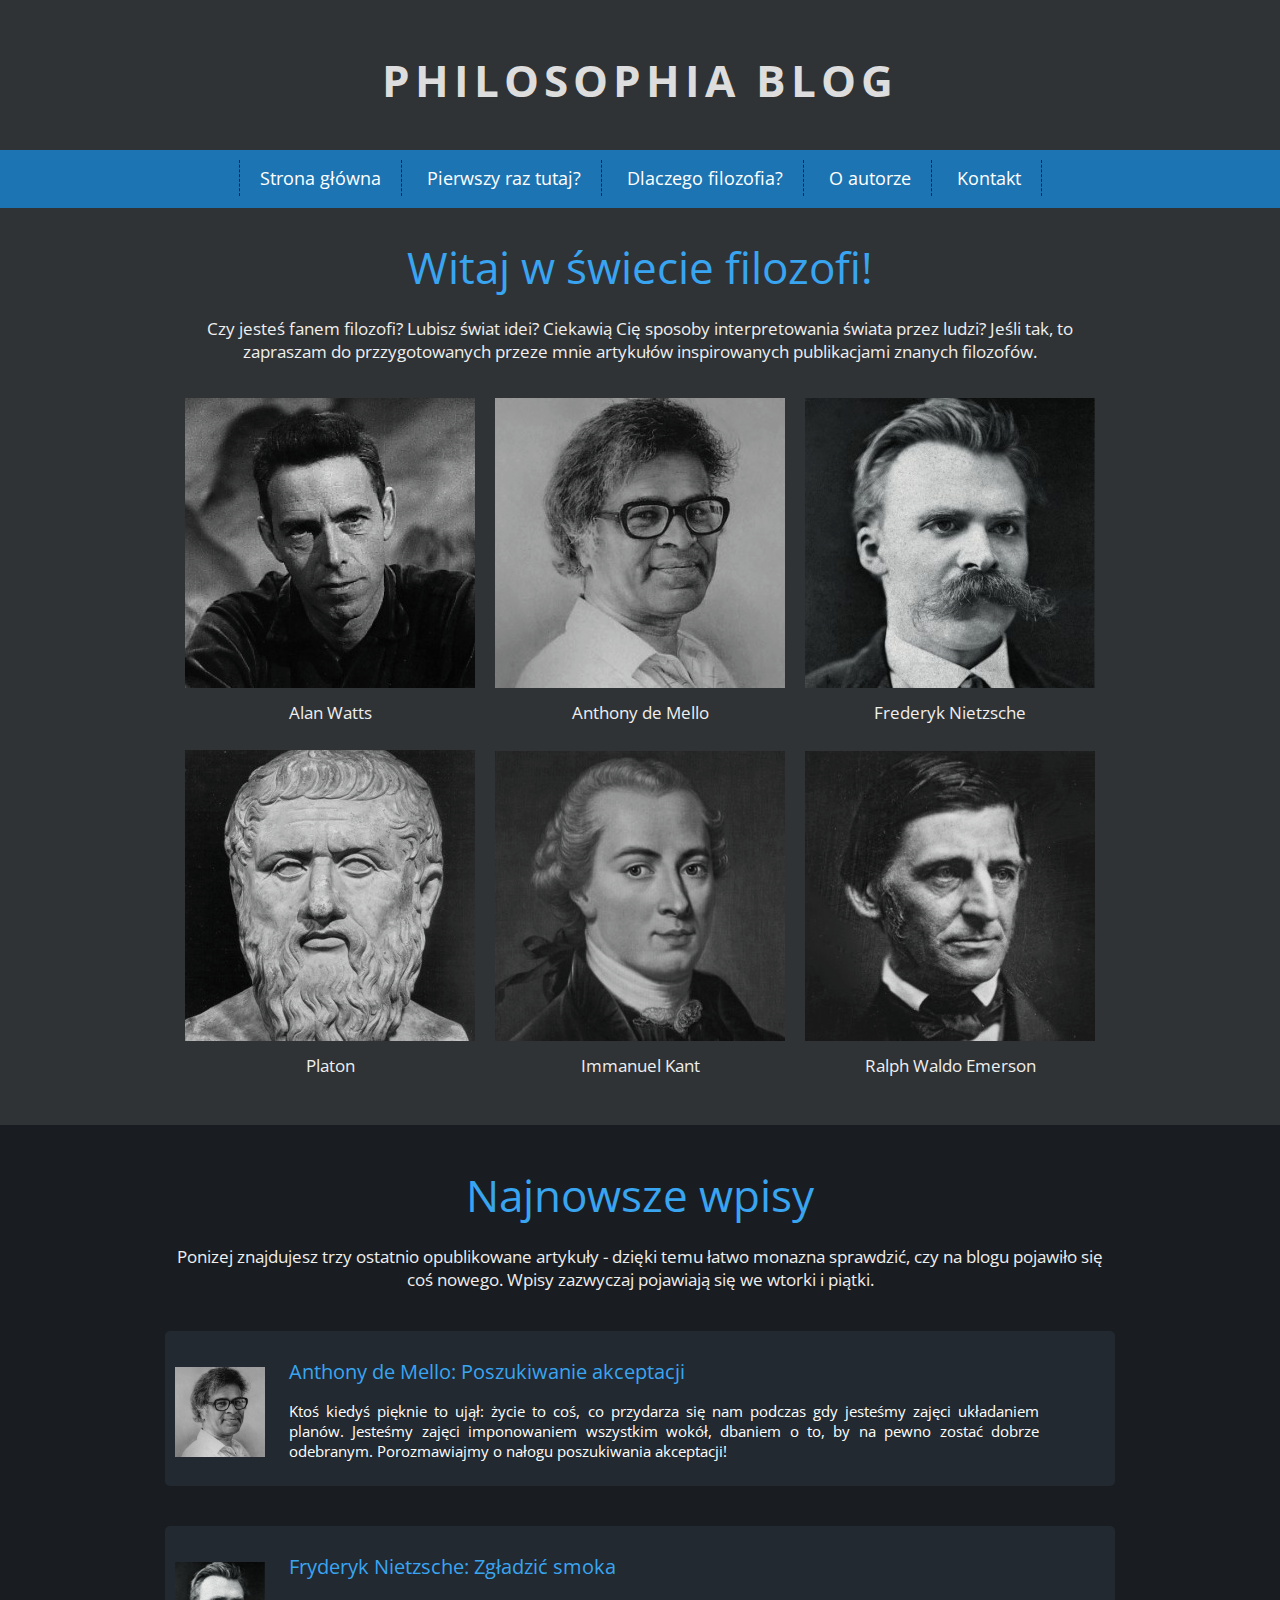
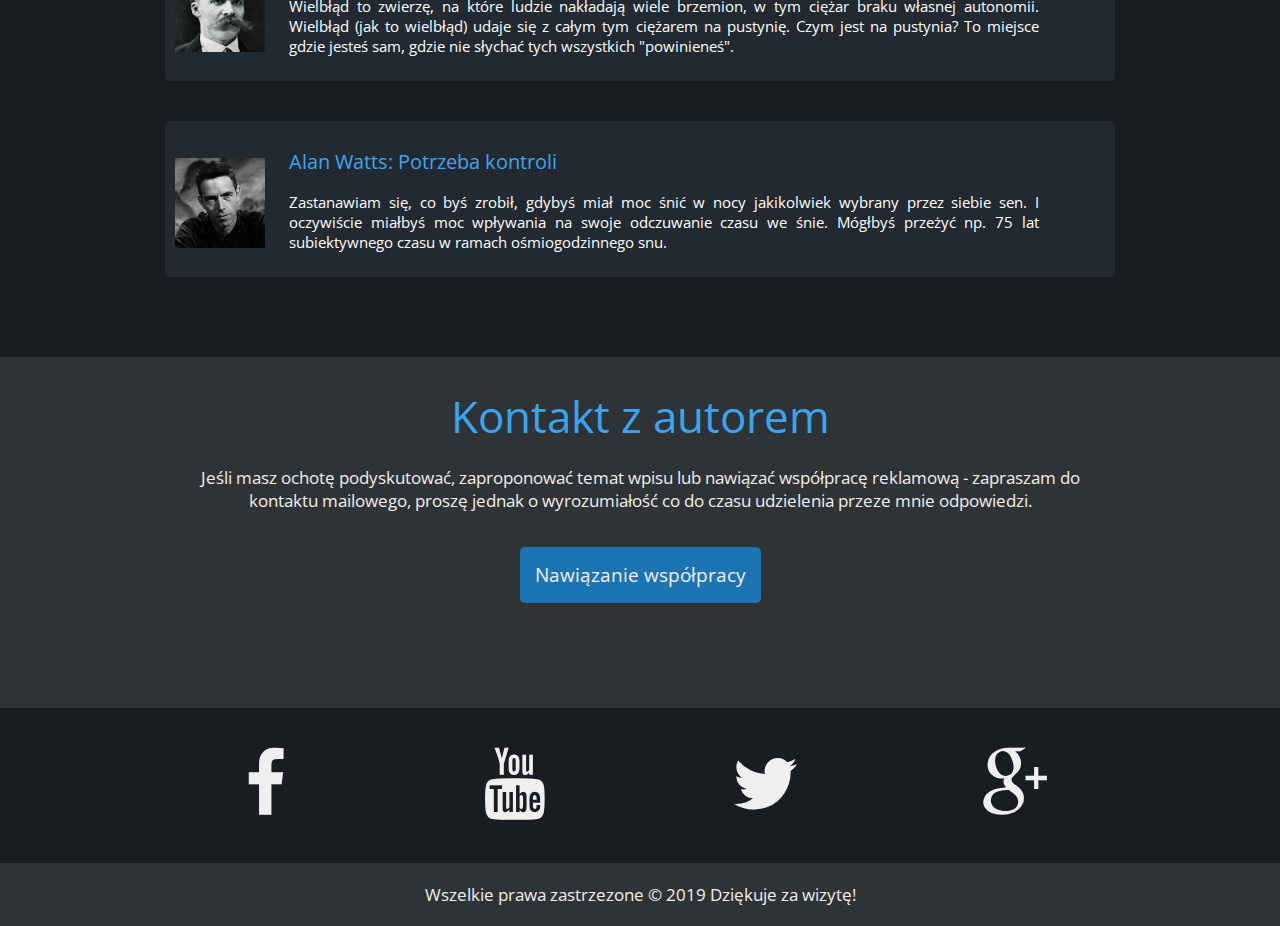
<file: index.html>
<!DOCTYPE html>
<html lang="pl">
<head>

	<meta charset="utf-8">
	<title>Philosophia Blog</title>
	<meta name="description" content="Blog na temat ciekawych publikacji z dziedziny filozofii. Omówienie wybranych tekstów najsłynniejszych autorów!">
	<meta name="keywords" content="filozofia, książki, blog, przemyślenia">
	<meta name="author" content="Mortinez Walles">
	
	<meta http-equiv="X-Ua-Compatible" content="IE=edge,chrome=1">
	<link rel="stylesheet" href="css/fontello.css">
	<link rel="stylesheet" href="main.css">
	<link href="https://fonts.googleapis.com/css?family=Open+Sans:400,700&amp;subset=latin-ext" rel="stylesheet">
	
	<!--[if lt IE 9]>
	<script src="//cdnjs.cloudflare.com/ajax/libs/html5shiv/3.7.3/html5shiv.min.js"></script>
	<![endif]-->
	
</head>

<body>
	<header>
		<h1 class="logo">Philosophia Blog</h1>
		<nav id="topnav">
			<ul class="menu">
				<li><a href="#">Strona główna</a></li>
				<li><a href="#">Pierwszy raz tutaj?</a></li>
				<li><a href="#">Dlaczego filozofia?</a></li>
				<li><a href="#">O autorze</a></li>
				<li><a href="#">Kontakt</a></li> 

			</ul>
		</nav>
	</header>

	<main>
		<article>
				<section>
					<div class="categories">
						<header>
							<h1>Witaj w świecie filozofi!</h1>
							<p>Czy jesteś fanem filozofi? Lubisz świat idei? Ciekawią Cię sposoby interpretowania świata przez ludzi? Jeśli tak, to zapraszam do przzygotowanych przeze mnie artykułów inspirowanych publikacjami znanych filozofów.</p>
						</header>
						
					<div class="author">
						<figure>
							<a href="potrzeba-kontroli.html" target="_blank"><img src="img/alan-watts.jpg" alt="Alan Watts"></a>
							<figcaption>Alan Watts</figcaption>
						</figure>
					</div>

					<div class="author">
						<figure>
							<a href="poszukiwanie-akceptacji.html" target="_blank"><img src="img/de-mello.jpg" alt="Anthony de Mello"></a>
							<figcaption>Anthony de Mello</figcaption>
						</figure>
					</div>

					<div class="author">
						<figure>
							<a href="zgladzic-smoka.html" target="_blank"><img src="img/nietzsche.jpg" alt="Frederyk Nietzsche"></a>
							<figcaption>Frederyk Nietzsche</figcaption>
						</figure>
					</div>

					<div class="author">
						<figure>
							<a href="#"><img src="img/platon.jpg" alt="Platon"></a>
							<figcaption>Platon</figcaption>
						</figure>
					</div>
								
					<div class="author">
						<figure>
							<a href="#"><img src="img/kant.jpg" alt="Immanuel Kant"></a>
							<figcaption>Immanuel Kant</figcaption>
						</figure>
					</div>

					<div class="author">
						<figure>
							<a href="#"><img src="img/emerson.jpg" alt="Ralph Waldo Emerson"></a>
							<figcaption>Ralph Waldo Emerson</figcaption>
						</figure>
					</div>					 
				</div> 
				</section>

				<section id="newest">
					<div class="entries">
						<header>
							<h1>Najnowsze wpisy</h1>
							<p>Ponizej znajdujesz trzy ostatnio opublikowane artykuły - dzięki temu łatwo monazna sprawdzić, czy na blogu pojawiło się coś nowego. Wpisy zazwyczaj pojawiają się we wtorki i piątki. </p>
						</header>

					<div class="entry">
			
						<a href="poszukiwanie-akceptacji.html" target="_blank" class="link">
						<div class="entryimg">
							<img src="img/de-mello.jpg" alt="Anthony de Mello"/>
						</div>
						<div class="entrytxt">
					
							<h2>Anthony de Mello: Poszukiwanie akceptacji</h2>
							<p>Ktoś kiedyś pięknie to ujął: życie to coś, co przydarza się nam podczas gdy jesteśmy zajęci układaniem planów. Jesteśmy zajęci imponowaniem wszystkim wokół, dbaniem o to, by na pewno zostać dobrze odebranym. Porozmawiajmy o nałogu poszukiwania akceptacji!</p>
						</a>
						</div>
					</div>

					<div class="entry">
							<a href="zgladzic-smoka.html" target="_blank" class="link">
							<div class="entryimg">
								<img src="img/nietzsche.jpg" alt="Fryderyk Nietzsche">
							</div>
							<div class="entrytxt">
								<h2>Fryderyk Nietzsche: Zgładzić smoka</h2>
								<p>Wielbłąd to zwierzę, na które ludzie nakładają wiele brzemion, w tym ciężar braku własnej autonomii. Wielbłąd (jak to wielbłąd) udaje się z całym tym ciężarem na pustynię. Czym jest na pustynia? To miejsce gdzie jesteś sam, gdzie nie słychać tych wszystkich "powinieneś".</p>
							</div>
							</a>
						</div>
	
						<div class="entry">
							<a href="potrzeba-kontroli.html" target="_blank" class="link">
							<div class="entryimg">
								<img src="img/alan-watts.jpg" alt="Alan Watts">
							</div>
							<div class="entrytxt">
								<h2>Alan Watts: Potrzeba kontroli</h2>
								<p>Zastanawiam się, co byś zrobił, gdybyś miał moc śnić w nocy jakikolwiek wybrany przez siebie sen. I oczywiście miałbyś moc wpływania na swoje odczuwanie czasu we śnie. Mógłbyś przeżyć np. 75 lat subiektywnego czasu w ramach ośmiogodzinnego snu.</p>
							</div>
							</a>
						</div>

					</div>
				</section>

			<section>
				<div class="contact">
					<header>
						<h1>Kontakt z autorem</h1>
						<p>Jeśli masz ochotę podyskutować, zaproponować temat wpisu lub nawiązać współpracę reklamową - zapraszam do kontaktu mailowego, proszę jednak o wyrozumiałość co do czasu udzielenia przeze mnie odpowiedzi.</p>
					</header>
					<a href="#" class="bluebutton">Nawiązanie współpracy</a>
				</div>
			</section>
		</article>
	</main>

	<footer>
		<div class="socials">
		<div class="socialdivs">
			<div class="fb">
			<i class="icon-facebook"></i>
		</div>
		<div class="yt">
			<i class="icon-youtube"></i>
		</div>
		<div class="tw">
	    	<i class="icon-twitter"></i>
		</div>
	    <div class="gplus">
	        <i class="icon-gplus"></i>
		</div>
	    <div style="clear:both"></div>
	    </div>
		</div>
		<div class="info">Wszelkie prawa zastrzezone &copy; 2019 Dziękuje za wizytę!</div>
	</footer>


</body>
</html>
</file>
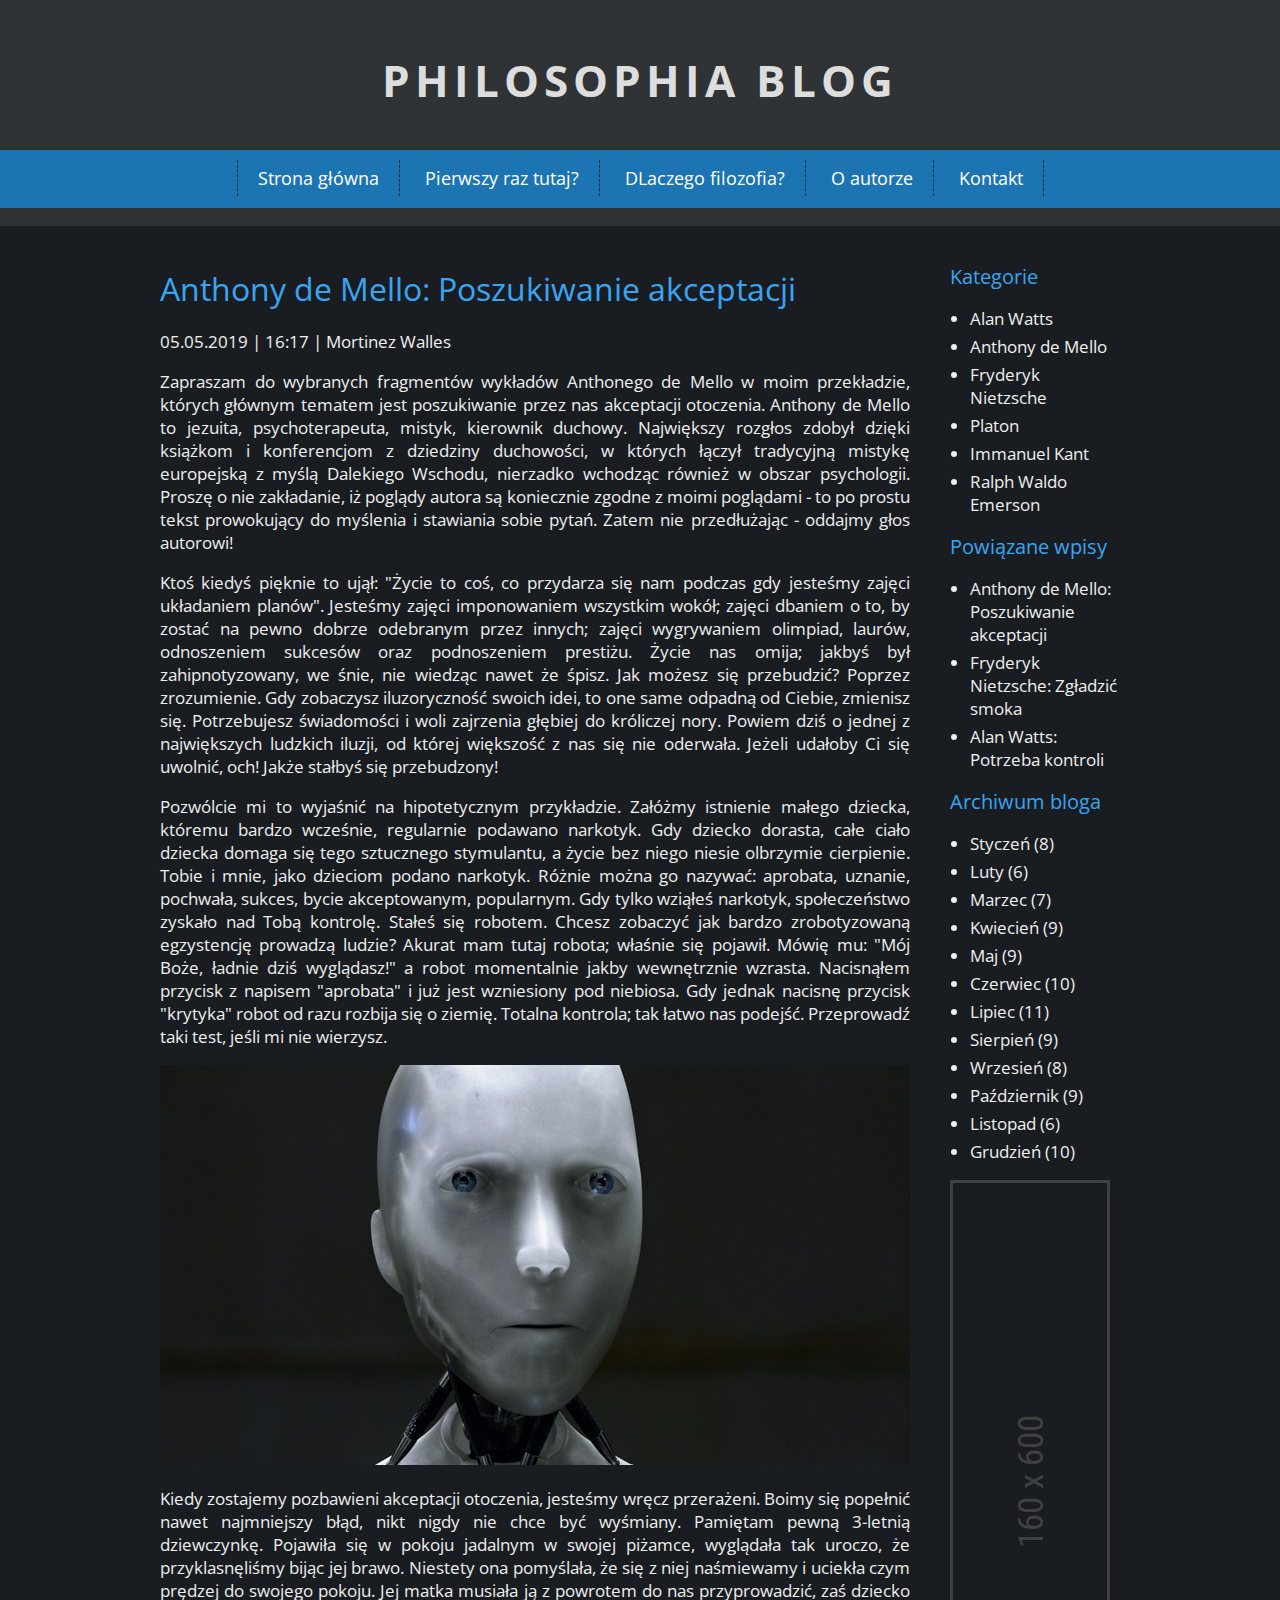
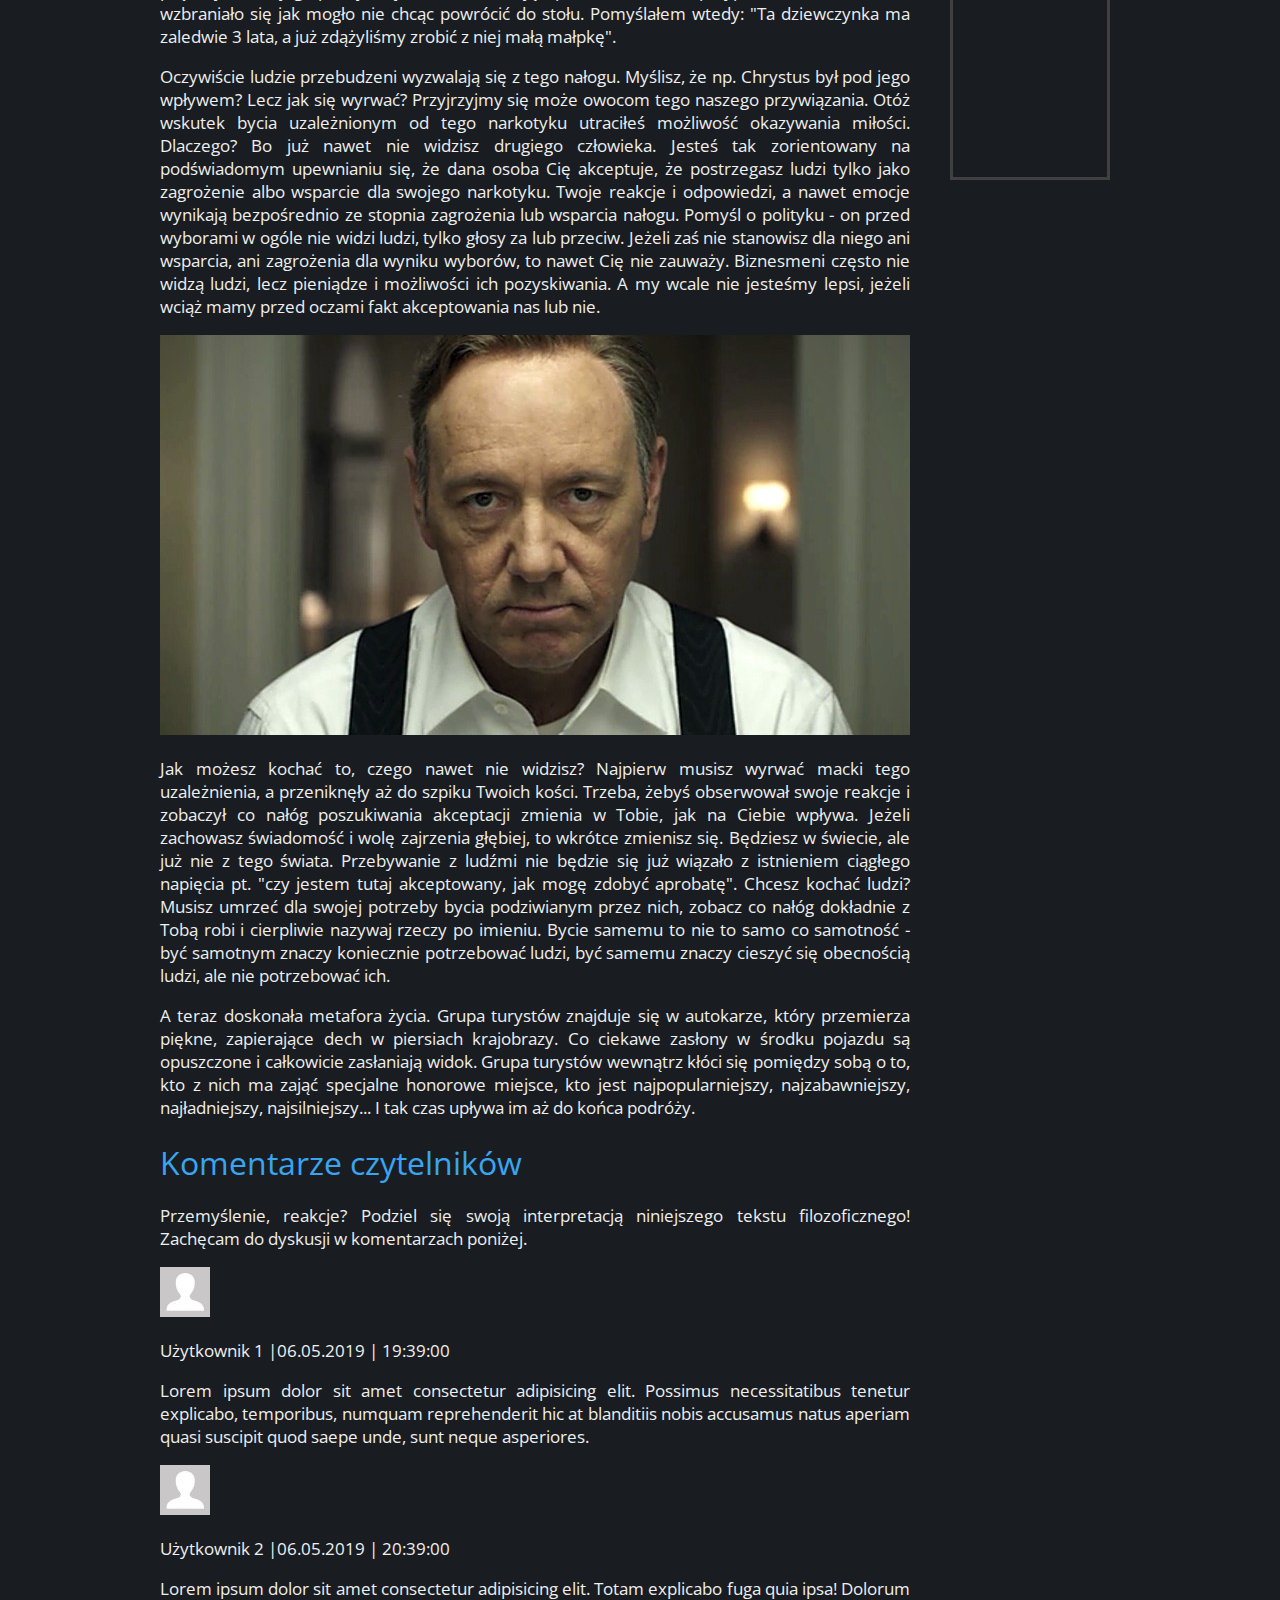
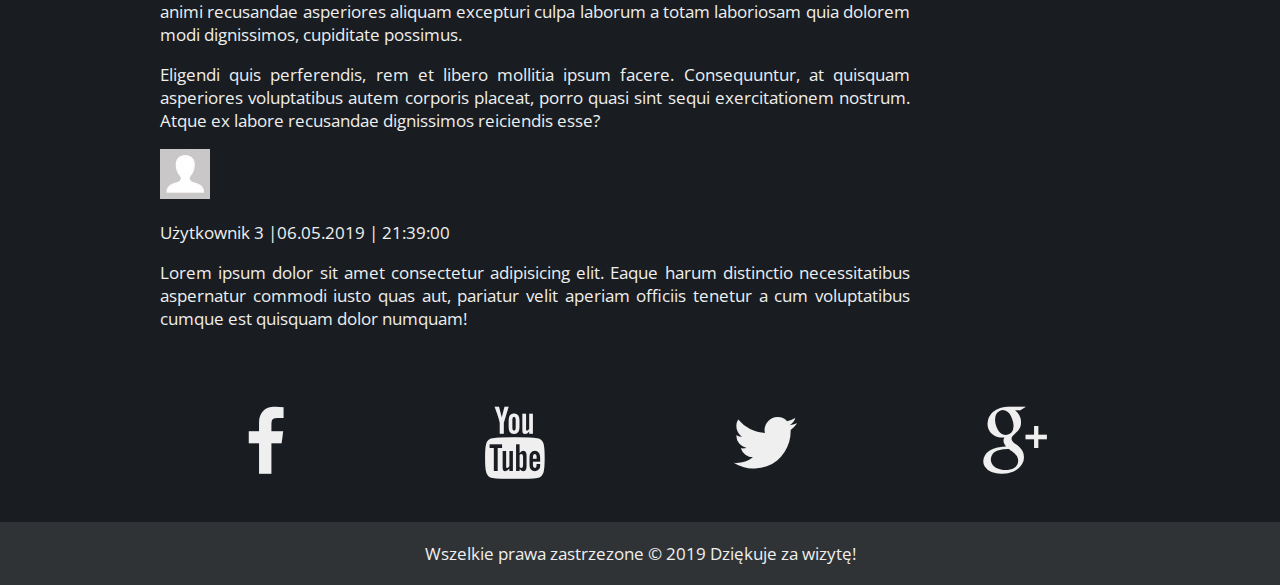
<file: poszukiwanie-akceptacji.html>
<!DOCTYPE html>
<html lang="pl">
<head>

	<meta charset="utf-8">
	<title>Philosophia Blog</title>
	<meta name="description" content="Blog na temat ciekawych publikacji z dziedziny filozofii. Omówienie wybranych tekstów najsłynniejszych autorów!">
	<meta name="keywords" content="filozofia, książki, blog, przemyślenia">
	<meta name="author" content="Mortinez Walles">
	
	<meta http-equiv="X-Ua-Compatible" content="IE=edge,chrome=1">
	<link rel="stylesheet" href="css/fontello.css">
	<link rel="stylesheet" href="main.css">
	<link href="https://fonts.googleapis.com/css?family=Open+Sans:400,700&amp;subset=latin-ext" rel="stylesheet">
	
	<!--[if lt IE 9]>
	<script src="//cdnjs.cloudflare.com/ajax/libs/html5shiv/3.7.3/html5shiv.min.js"></script>
	<![endif]-->
	
</head>

<body>
	<header>
		<h1 class="logo">Philosophia Blog</h1>
		<nav id="topnav">
			<ul class="menu">
				<li><a href="#">Strona główna</a></li>
				<li><a href="#">Pierwszy raz tutaj?</a></li>
				<li><a href="#">DLaczego filozofia?</a></li>
				<li><a href="#">O autorze</a></li>
				<li><a href="#">Kontakt</a></li> 

			</ul>
		</nav>
	</header>

	<div class="container">
		<div class="west">
			<main>
				<article>
					<header>
						<h1>Anthony de Mello: Poszukiwanie akceptacji</h1>
						<p>05.05.2019 | 16:17 | Mortinez Walles </p>
					</header>
					<p>Zapraszam do wybranych fragmentów wykładów Anthonego de Mello w moim przekładzie, których głównym tematem jest poszukiwanie przez nas akceptacji otoczenia. Anthony de Mello to jezuita, psychoterapeuta, mistyk, kierownik duchowy. Największy rozgłos zdobył dzięki książkom i konferencjom z dziedziny duchowości, w których łączył tradycyjną mistykę europejską z myślą Dalekiego Wschodu, nierzadko wchodząc również w obszar psychologii. Proszę o nie zakładanie, iż poglądy autora są koniecznie zgodne z moimi poglądami - to po prostu tekst prowokujący do myślenia i stawiania sobie pytań. Zatem nie przedłużając - oddajmy głos autorowi!</p>
					
					<p>Ktoś kiedyś pięknie to ujął: "Życie to coś, co przydarza się nam podczas gdy jesteśmy zajęci układaniem planów". Jesteśmy zajęci imponowaniem wszystkim wokół; zajęci dbaniem o to, by zostać na pewno dobrze odebranym przez innych; zajęci wygrywaniem olimpiad, laurów, odnoszeniem sukcesów oraz podnoszeniem prestiżu. Życie nas omija; jakbyś był zahipnotyzowany, we śnie, nie wiedząc nawet że śpisz. Jak możesz się przebudzić? Poprzez zrozumienie. Gdy zobaczysz iluzoryczność swoich idei, to one same odpadną od Ciebie, zmienisz się. Potrzebujesz świadomości i woli zajrzenia głębiej do króliczej nory. Powiem dziś o jednej z największych ludzkich iluzji, od której większość z nas się nie oderwała. Jeżeli udałoby Ci się uwolnić, och! Jakże stałbyś się przebudzony!</p>
					
					<p>Pozwólcie mi to wyjaśnić na hipotetycznym przykładzie. Załóżmy istnienie małego dziecka, któremu bardzo wcześnie, regularnie podawano narkotyk. Gdy dziecko dorasta, całe ciało dziecka domaga się tego sztucznego stymulantu, a życie bez niego niesie olbrzymie cierpienie. Tobie i mnie, jako dzieciom podano narkotyk. Różnie można go nazywać: aprobata, uznanie, pochwała, sukces, bycie akceptowanym, popularnym. Gdy tylko wziąłeś narkotyk, społeczeństwo zyskało nad Tobą kontrolę. Stałeś się robotem. Chcesz zobaczyć jak bardzo zrobotyzowaną egzystencję prowadzą ludzie? Akurat mam tutaj robota; właśnie się pojawił. Mówię mu: "Mój Boże, ładnie dziś wyglądasz!" a robot momentalnie jakby wewnętrznie wzrasta. Nacisnąłem przycisk z napisem "aprobata" i już jest wzniesiony pod niebiosa. Gdy jednak nacisnę przycisk "krytyka" robot od razu rozbija się o ziemię. Totalna kontrola; tak łatwo nas podejść. Przeprowadź taki test, jeśli mi nie wierzysz.</p>
					
					<img src="img/artykul1.jpg" alt="robot">
					
					<p>Kiedy zostajemy pozbawieni akceptacji otoczenia, jesteśmy wręcz przerażeni. Boimy się popełnić nawet najmniejszy błąd, nikt nigdy nie chce być wyśmiany. Pamiętam pewną 3-letnią dziewczynkę. Pojawiła się w pokoju jadalnym w swojej piżamce, wyglądała tak uroczo, że przyklasnęliśmy bijąc jej brawo. Niestety ona pomyślała, że się z niej naśmiewamy i uciekła czym prędzej do swojego pokoju. Jej matka musiała ją z powrotem do nas przyprowadzić, zaś dziecko wzbraniało się jak mogło nie chcąc powrócić do stołu. Pomyślałem wtedy: "Ta dziewczynka ma zaledwie 3 lata, a już zdążyliśmy zrobić z niej małą małpkę".</p>
					
					<p>Oczywiście ludzie przebudzeni wyzwalają się z tego nałogu. Myślisz, że np. Chrystus był pod jego wpływem? Lecz jak się wyrwać? Przyjrzyjmy się może owocom tego naszego przywiązania. Otóż wskutek bycia uzależnionym od tego narkotyku utraciłeś możliwość okazywania miłości. Dlaczego? Bo już nawet nie widzisz drugiego człowieka. Jesteś tak zorientowany na podświadomym upewnianiu się, że dana osoba Cię akceptuje, że postrzegasz ludzi tylko jako zagrożenie albo wsparcie dla swojego narkotyku. Twoje reakcje i odpowiedzi, a nawet emocje wynikają bezpośrednio ze stopnia zagrożenia lub wsparcia nałogu. Pomyśl o polityku - on przed wyborami w ogóle nie widzi ludzi, tylko głosy za lub przeciw. Jeżeli zaś nie stanowisz dla niego ani wsparcia, ani zagrożenia dla wyniku wyborów, to nawet Cię nie zauważy. Biznesmeni często nie widzą ludzi, lecz pieniądze i możliwości ich pozyskiwania. A my wcale nie jesteśmy lepsi, jeżeli wciąż mamy przed oczami fakt akceptowania nas lub nie.</p>
					
					<img src="img/artykul2.jpg" alt="polityk">
					
					<p>Jak możesz kochać to, czego nawet nie widzisz? Najpierw musisz wyrwać macki tego uzależnienia, a przeniknęły aż do szpiku Twoich kości. Trzeba, żebyś obserwował swoje reakcje i zobaczył co nałóg poszukiwania akceptacji zmienia w Tobie, jak na Ciebie wpływa. Jeżeli zachowasz świadomość i wolę zajrzenia głębiej, to wkrótce zmienisz się. Będziesz w świecie, ale już nie z tego świata. Przebywanie z ludźmi nie będzie się już wiązało z istnieniem ciągłego napięcia pt. "czy jestem tutaj akceptowany, jak mogę zdobyć aprobatę". Chcesz kochać ludzi? Musisz umrzeć dla swojej potrzeby bycia podziwianym przez nich, zobacz co nałóg dokładnie z Tobą robi i cierpliwie nazywaj rzeczy po imieniu. Bycie samemu to nie to samo co samotność - być samotnym znaczy koniecznie potrzebować ludzi, być samemu znaczy cieszyć się obecnością ludzi, ale nie potrzebować ich.</p>
					
					<p>A teraz doskonała metafora życia. Grupa turystów znajduje się w autokarze, który przemierza piękne, zapierające dech w piersiach krajobrazy. Co ciekawe zasłony w środku pojazdu są opuszczone i całkowicie zasłaniają widok. Grupa turystów wewnątrz kłóci się pomiędzy sobą o to, kto z nich ma zająć specjalne honorowe miejsce, kto jest najpopularniejszy, najzabawniejszy, najładniejszy, najsilniejszy... I tak czas upływa im aż do końca podróży.</p>
					<section>
						<header>
							<h1>Komentarze czytelników</h1>
							<p>Przemyślenie, reakcje? Podziel się swoją interpretacją niniejszego tekstu filozoficznego! Zachęcam do dyskusji w komentarzach poniżej.</p>
						</header>
						<article>
							<header>
								<img src="img/user.jpg" alt="user">
								<p>Użytkownik 1 |06.05.2019 | 19:39:00</p>
							</header>
							<p>Lorem ipsum dolor sit amet consectetur adipisicing elit. Possimus necessitatibus tenetur explicabo, temporibus, numquam reprehenderit hic at blanditiis nobis accusamus natus aperiam quasi suscipit quod saepe unde, sunt neque asperiores.</p>
						</article>

						<article>
								<header>
									<img src="img/user.jpg" alt="user">
									<p>Użytkownik 2 |06.05.2019 | 20:39:00</p>
								</header>
								<p>Lorem ipsum dolor sit amet consectetur adipisicing elit. Totam explicabo fuga quia ipsa! Dolorum animi recusandae asperiores aliquam excepturi culpa laborum a totam laboriosam quia dolorem modi dignissimos, cupiditate possimus.</p>
								<p>Eligendi quis perferendis, rem et libero mollitia ipsum facere. Consequuntur, at quisquam asperiores voluptatibus autem corporis placeat, porro quasi sint sequi exercitationem nostrum. Atque ex labore recusandae dignissimos reiciendis esse?</p>
						</article>
						
						<article>
								<header>
									<img src="img/user.jpg" alt="user">
									<p>Użytkownik 3 |06.05.2019 | 21:39:00</p>
								</header>
								<p>Lorem ipsum dolor sit amet consectetur adipisicing elit. Eaque harum distinctio necessitatibus aspernatur commodi iusto quas aut, pariatur velit aperiam officiis tenetur a cum voluptatibus cumque est quisquam dolor numquam!</p>
						</article>

					</section>
				</article>
			</main>
		</div>

		<div class="east">
			<aside>
				<nav>
					<h2>Kategorie</h2>
					<ul>
							<li>Alan Watts</li>
							<li>Anthony de Mello</li>
							<li>Fryderyk Nietzsche</li>
							<li>Platon</li>
							<li>Immanuel Kant</li>
							<li>Ralph Waldo Emerson</li>
						</ul>
						
						<h2>Powiązane wpisy</h2>
						
						<ul>
							<li>Anthony de Mello: Poszukiwanie akceptacji</li>
							<li>Fryderyk Nietzsche: Zgładzić smoka</li>
							<li>Alan Watts: Potrzeba kontroli</li>
						</ul>
						
						<h2>Archiwum bloga</h2>
						
						<ul>
							<li>Styczeń (8)</li>
							<li>Luty (6)</li>
							<li>Marzec (7)</li>
							<li>Kwiecień (9)</li>
							<li>Maj (9)</li>
							<li>Czerwiec (10)</li>
							<li>Lipiec (11)</li>
							<li>Sierpień (9)</li>
							<li>Wrzesień (8)</li>
							<li>Październik (9)</li>
							<li>Listopad (6)</li>
							<li>Grudzień (10)</li>
						</ul>
					</nav>
				<img src="img/ad.jpg" alt="reklama">	
			</aside>
				<div style="clear:both;"></div>
		</div>

	</div>
	


	<footer>
		<div class="socials">
		<div class="socialdivs">
			<div class="fb">
			<i class="icon-facebook"></i>
		</div>
		<div class="yt">
			<i class="icon-youtube"></i>
		</div>
		<div class="tw">
	    	<i class="icon-twitter"></i>
		</div>
	    <div class="gplus">
	        <i class="icon-gplus"></i>
		</div>
	    <div style="clear:both"></div>
	    </div>
		</div>
		<div class="info">Wszelkie prawa zastrzezone &copy; 2019 Dziękuje za wizytę!</div>
	</footer>


</body>
</html>
</file>
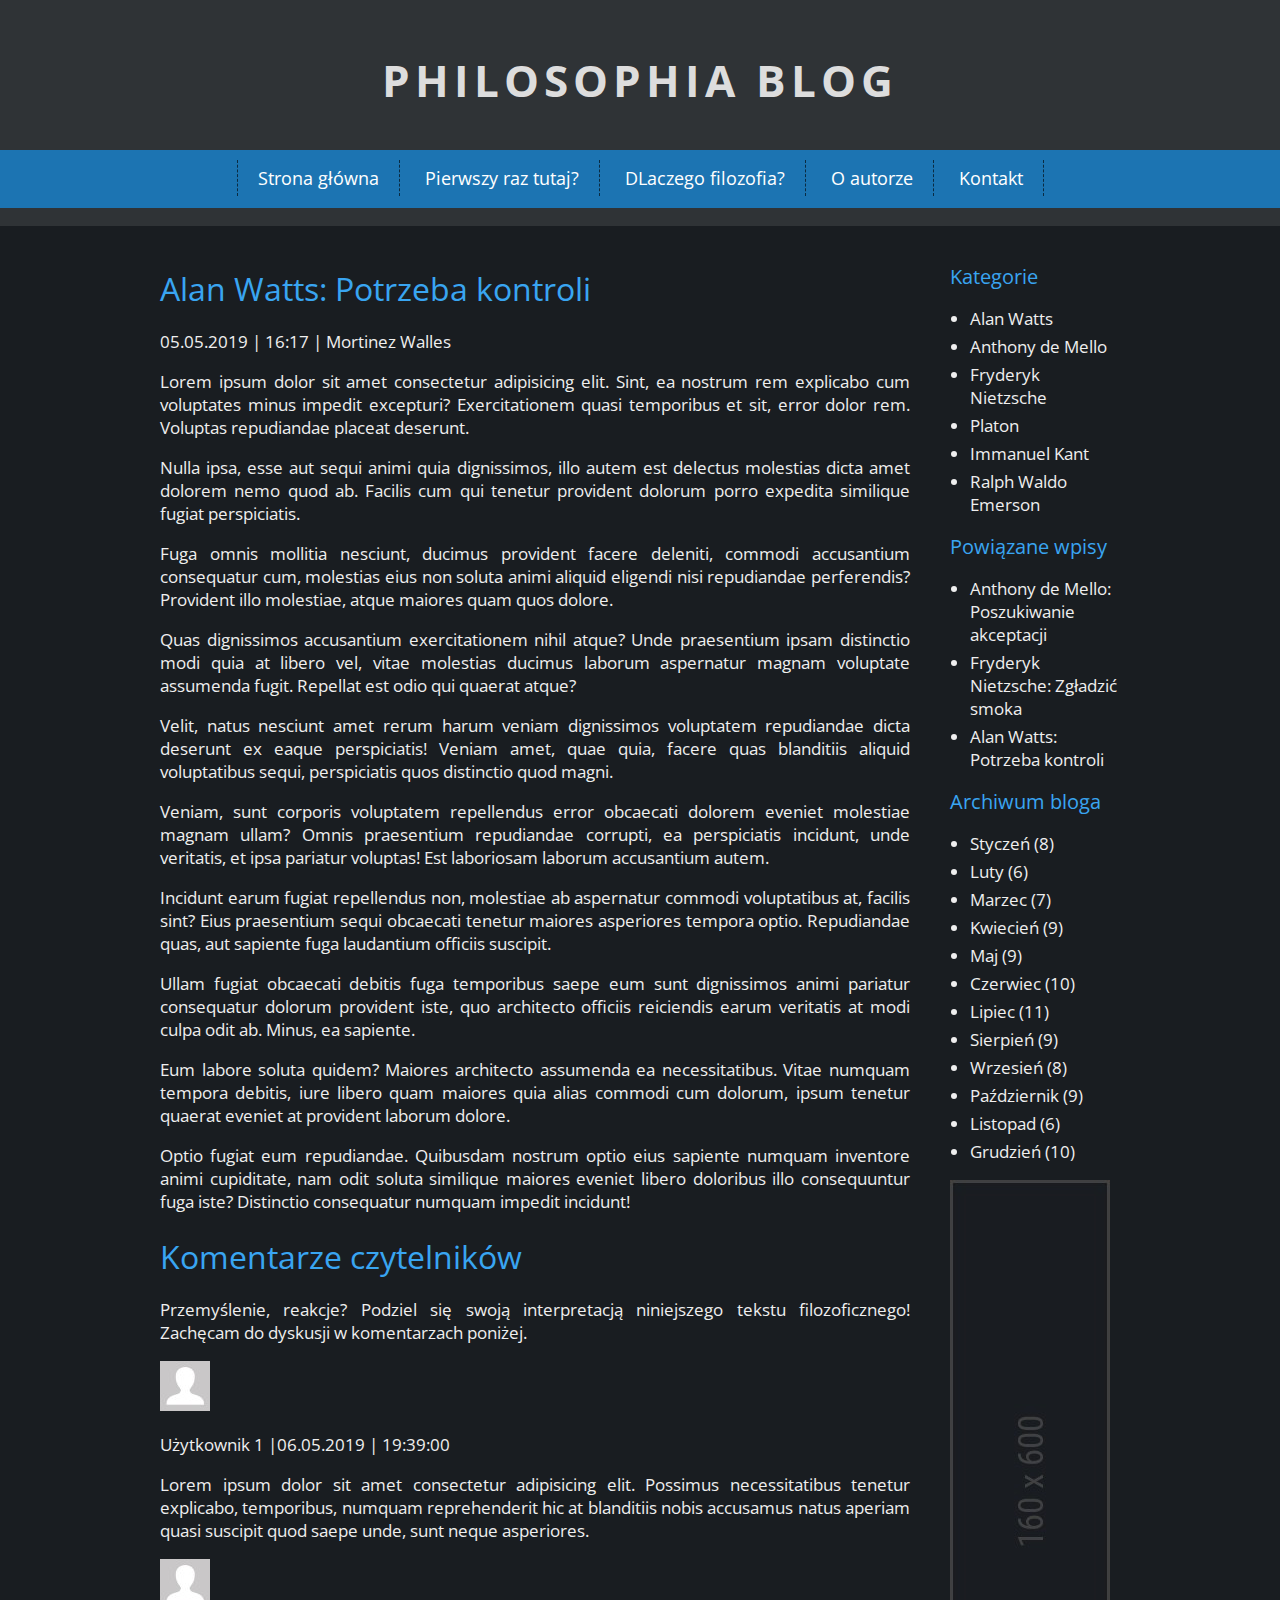
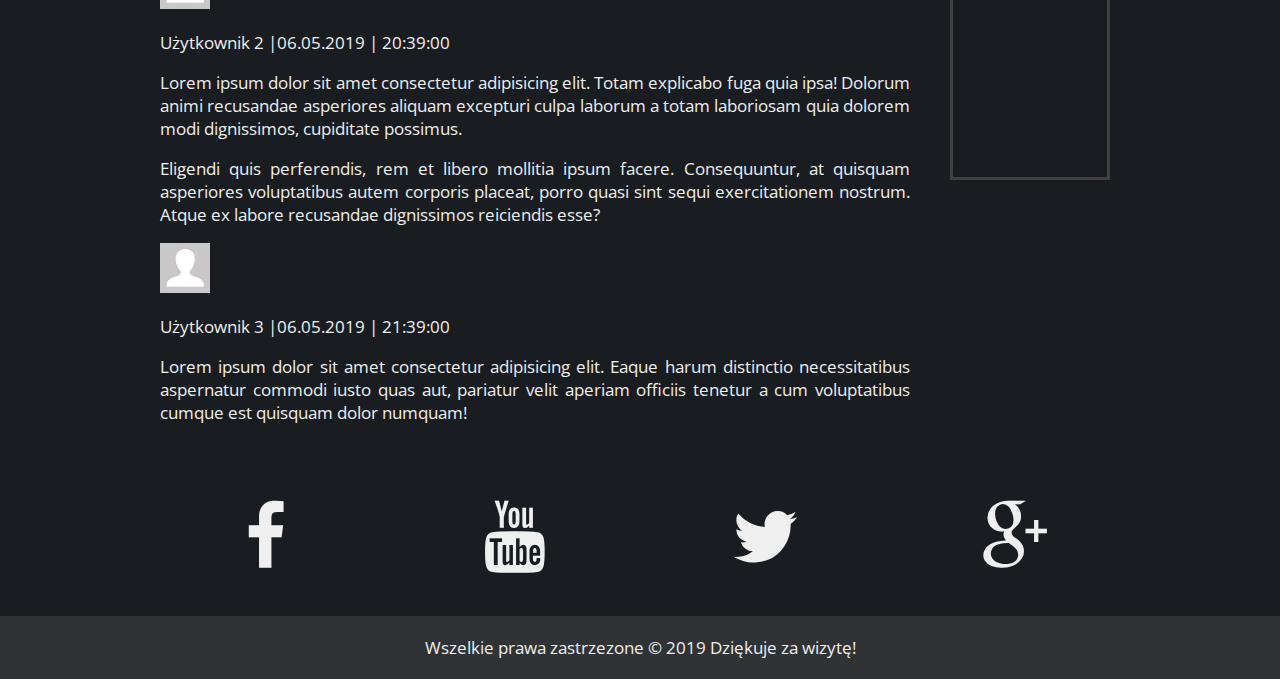
<file: potrzeba-kontroli.html>
<!DOCTYPE html>
<html lang="pl">
<head>

	<meta charset="utf-8">
	<title>Philosophia Blog</title>
	<meta name="description" content="Blog na temat ciekawych publikacji z dziedziny filozofii. Omówienie wybranych tekstów najsłynniejszych autorów!">
	<meta name="keywords" content="filozofia, książki, blog, przemyślenia">
	<meta name="author" content="Mortinez Walles">
	
	<meta http-equiv="X-Ua-Compatible" content="IE=edge,chrome=1">
	<link rel="stylesheet" href="css/fontello.css">
	<link rel="stylesheet" href="main.css">
	<link href="https://fonts.googleapis.com/css?family=Open+Sans:400,700&amp;subset=latin-ext" rel="stylesheet">
	
	<!--[if lt IE 9]>
	<script src="//cdnjs.cloudflare.com/ajax/libs/html5shiv/3.7.3/html5shiv.min.js"></script>
	<![endif]-->
	
</head>

<body>
	<header>
		<h1 class="logo">Philosophia Blog</h1>
		<nav id="topnav">
			<ul class="menu">
				<li><a href="#">Strona główna</a></li>
				<li><a href="#">Pierwszy raz tutaj?</a></li>
				<li><a href="#">DLaczego filozofia?</a></li>
				<li><a href="#">O autorze</a></li>
				<li><a href="#">Kontakt</a></li> 

			</ul>
		</nav>
	</header>
	
	<div class="container">
		<div class="west">
			<main>
			<article>
			<header>
			<h1>Alan Watts: Potrzeba kontroli</h1>
			<p>05.05.2019 | 16:17 | Mortinez Walles </p>
			</header>
			<p>Lorem ipsum dolor sit amet consectetur adipisicing elit. Sint, ea nostrum rem explicabo cum voluptates minus impedit excepturi? Exercitationem quasi temporibus et sit, error dolor rem. Voluptas repudiandae placeat deserunt.</p>
			<p>Nulla ipsa, esse aut sequi animi quia dignissimos, illo autem est delectus molestias dicta amet dolorem nemo quod ab. Facilis cum qui tenetur provident dolorum porro expedita similique fugiat perspiciatis.</p>
			<p>Fuga omnis mollitia nesciunt, ducimus provident facere deleniti, commodi accusantium consequatur cum, molestias eius non soluta animi aliquid eligendi nisi repudiandae perferendis? Provident illo molestiae, atque maiores quam quos dolore.</p>
			<p>Quas dignissimos accusantium exercitationem nihil atque? Unde praesentium ipsam distinctio modi quia at libero vel, vitae molestias ducimus laborum aspernatur magnam voluptate assumenda fugit. Repellat est odio qui quaerat atque?</p>
			<p>Velit, natus nesciunt amet rerum harum veniam dignissimos voluptatem repudiandae dicta deserunt ex eaque perspiciatis! Veniam amet, quae quia, facere quas blanditiis aliquid voluptatibus sequi, perspiciatis quos distinctio quod magni.</p>
			<p>Veniam, sunt corporis voluptatem repellendus error obcaecati dolorem eveniet molestiae magnam ullam? Omnis praesentium repudiandae corrupti, ea perspiciatis incidunt, unde veritatis, et ipsa pariatur voluptas! Est laboriosam laborum accusantium autem.</p>
			<p>Incidunt earum fugiat repellendus non, molestiae ab aspernatur commodi voluptatibus at, facilis sint? Eius praesentium sequi obcaecati tenetur maiores asperiores tempora optio. Repudiandae quas, aut sapiente fuga laudantium officiis suscipit.</p>
			<p>Ullam fugiat obcaecati debitis fuga temporibus saepe eum sunt dignissimos animi pariatur consequatur dolorum provident iste, quo architecto officiis reiciendis earum veritatis at modi culpa odit ab. Minus, ea sapiente.</p>
			<p>Eum labore soluta quidem? Maiores architecto assumenda ea necessitatibus. Vitae numquam tempora debitis, iure libero quam maiores quia alias commodi cum dolorum, ipsum tenetur quaerat eveniet at provident laborum dolore.</p>
			<p>Optio fugiat eum repudiandae. Quibusdam nostrum optio eius sapiente numquam inventore animi cupiditate, nam odit soluta similique maiores eveniet libero doloribus illo consequuntur fuga iste? Distinctio consequatur numquam impedit incidunt!</p>
			<header>
					<h1>Komentarze czytelników</h1>
					<p>Przemyślenie, reakcje? Podziel się swoją interpretacją niniejszego tekstu filozoficznego! Zachęcam do dyskusji w komentarzach poniżej.</p>
				</header>
				<article>
					<header>
						<img src="img/user.jpg" alt="user">
						<p>Użytkownik 1 |06.05.2019 | 19:39:00</p>
					</header>
					<p>Lorem ipsum dolor sit amet consectetur adipisicing elit. Possimus necessitatibus tenetur explicabo, temporibus, numquam reprehenderit hic at blanditiis nobis accusamus natus aperiam quasi suscipit quod saepe unde, sunt neque asperiores.</p>
				</article>

				<article>
						<header>
							<img src="img/user.jpg" alt="user">
							<p>Użytkownik 2 |06.05.2019 | 20:39:00</p>
						</header>
						<p>Lorem ipsum dolor sit amet consectetur adipisicing elit. Totam explicabo fuga quia ipsa! Dolorum animi recusandae asperiores aliquam excepturi culpa laborum a totam laboriosam quia dolorem modi dignissimos, cupiditate possimus.</p>
						<p>Eligendi quis perferendis, rem et libero mollitia ipsum facere. Consequuntur, at quisquam asperiores voluptatibus autem corporis placeat, porro quasi sint sequi exercitationem nostrum. Atque ex labore recusandae dignissimos reiciendis esse?</p>
				</article>
				
				<article>
						<header>
							<img src="img/user.jpg" alt="user">
							<p>Użytkownik 3 |06.05.2019 | 21:39:00</p>
						</header>
						<p>Lorem ipsum dolor sit amet consectetur adipisicing elit. Eaque harum distinctio necessitatibus aspernatur commodi iusto quas aut, pariatur velit aperiam officiis tenetur a cum voluptatibus cumque est quisquam dolor numquam!</p>
				</article>

			</section>
		</article>
	</main>
		</div>
		<div class="east">
			<aside>
				<nav>
					<h2>Kategorie</h2>
					<ul>
							<li>Alan Watts</li>
							<li>Anthony de Mello</li>
							<li>Fryderyk Nietzsche</li>
							<li>Platon</li>
							<li>Immanuel Kant</li>
							<li>Ralph Waldo Emerson</li>
						</ul>
						
						<h2>Powiązane wpisy</h2>
						
						<ul>
							<li>Anthony de Mello: Poszukiwanie akceptacji</li>
							<li>Fryderyk Nietzsche: Zgładzić smoka</li>
							<li>Alan Watts: Potrzeba kontroli</li>
						</ul>
						
						<h2>Archiwum bloga</h2>
						
						<ul>
							<li>Styczeń (8)</li>
							<li>Luty (6)</li>
							<li>Marzec (7)</li>
							<li>Kwiecień (9)</li>
							<li>Maj (9)</li>
							<li>Czerwiec (10)</li>
							<li>Lipiec (11)</li>
							<li>Sierpień (9)</li>
							<li>Wrzesień (8)</li>
							<li>Październik (9)</li>
							<li>Listopad (6)</li>
							<li>Grudzień (10)</li>
						</ul>
					</nav>
				<img src="img/ad.jpg" alt="reklama">	
			</aside>
				<div style="clear:both;"></div>
		</div>

	</div>
	


	<footer>
		<div class="socials">
		<div class="socialdivs">
			<div class="fb">
			<i class="icon-facebook"></i>
		</div>
		<div class="yt">
			<i class="icon-youtube"></i>
		</div>
		<div class="tw">
	    	<i class="icon-twitter"></i>
		</div>
	    <div class="gplus">
	        <i class="icon-gplus"></i>
		</div>
	    <div style="clear:both"></div>
	    </div>
		</div>
		<div class="info">Wszelkie prawa zastrzezone &copy; 2019 Dziękuje za wizytę!</div>
	</footer>


</body>
</html>
</file>
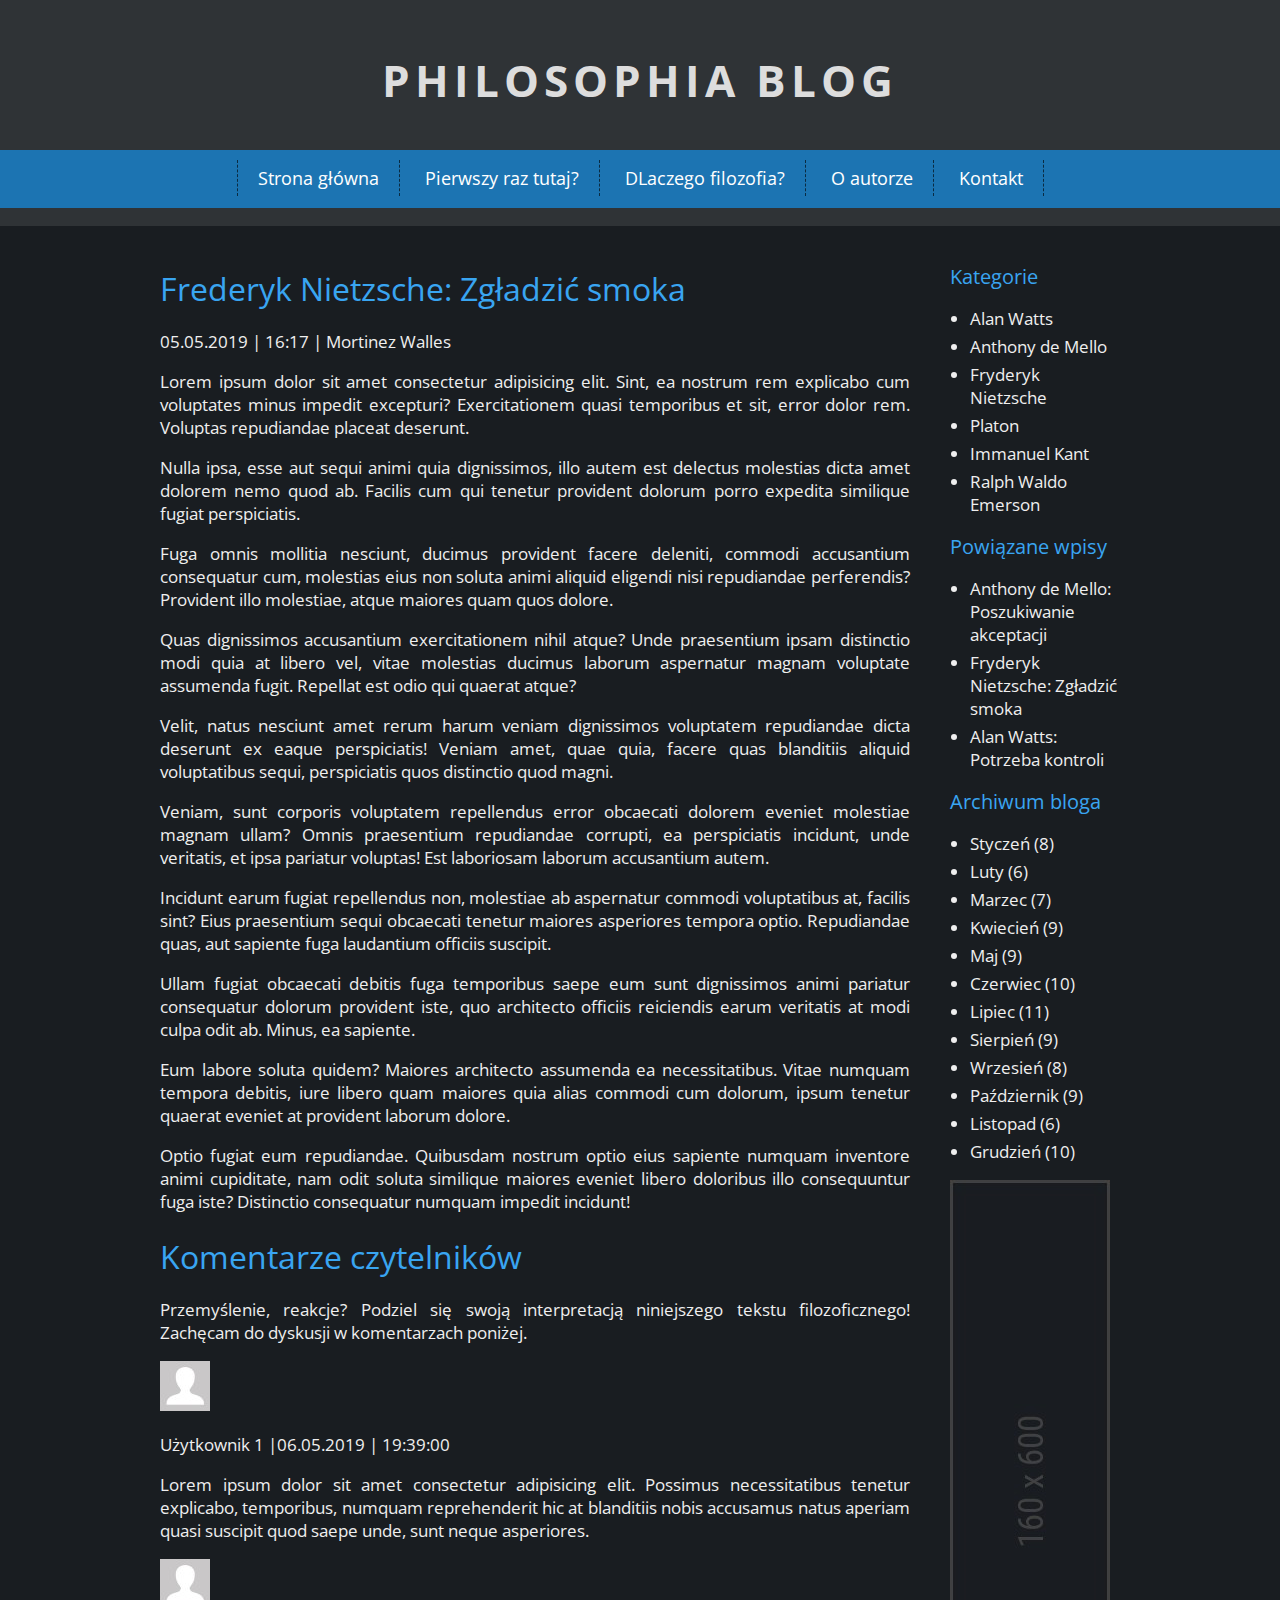
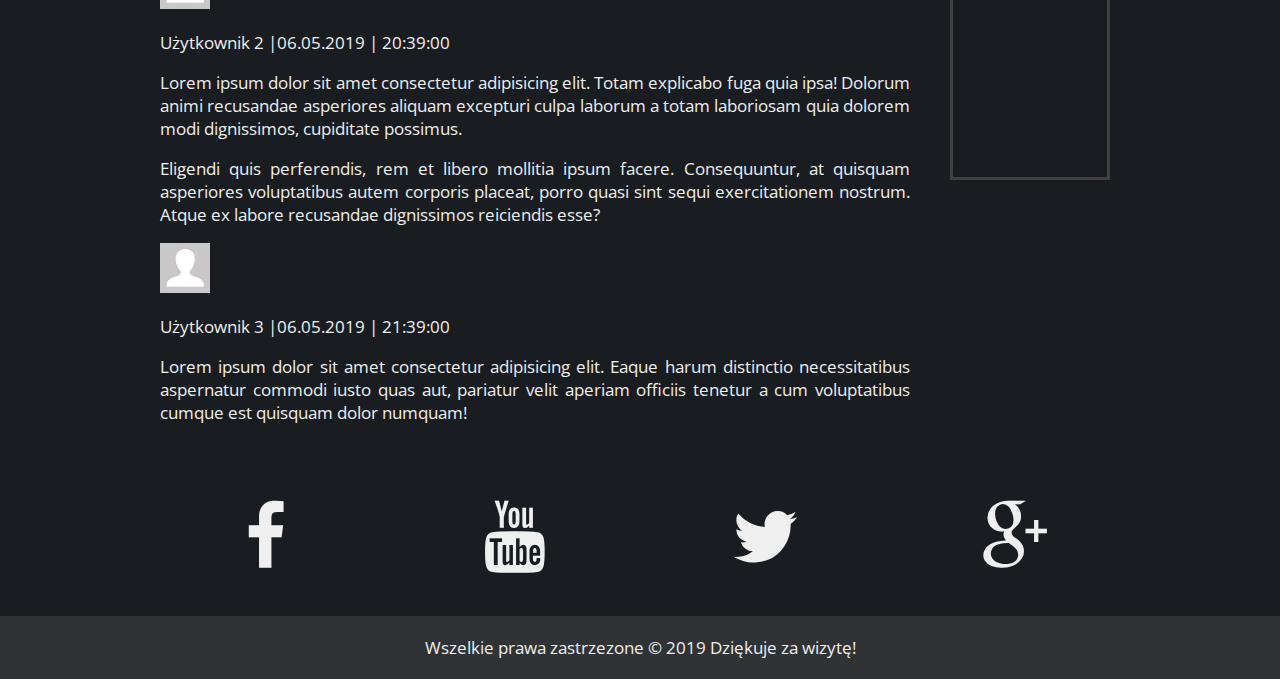
<file: zgladzic-smoka.html>
<!DOCTYPE html>
<html lang="pl">
<head>

	<meta charset="utf-8">
	<title>Philosophia Blog</title>
	<meta name="description" content="Blog na temat ciekawych publikacji z dziedziny filozofii. Omówienie wybranych tekstów najsłynniejszych autorów!">
	<meta name="keywords" content="filozofia, książki, blog, przemyślenia">
	<meta name="author" content="Mortinez Walles">
	
	<meta http-equiv="X-Ua-Compatible" content="IE=edge,chrome=1">
	<link rel="stylesheet" href="css/fontello.css">
	<link rel="stylesheet" href="main.css">
	<link href="https://fonts.googleapis.com/css?family=Open+Sans:400,700&amp;subset=latin-ext" rel="stylesheet">
	
	<!--[if lt IE 9]>
	<script src="//cdnjs.cloudflare.com/ajax/libs/html5shiv/3.7.3/html5shiv.min.js"></script>
	<![endif]-->
	
</head>

<body>
	<header>
		<h1 class="logo">Philosophia Blog</h1>
		<nav id="topnav">
			<ul class="menu">
				<li><a href="#">Strona główna</a></li>
				<li><a href="#">Pierwszy raz tutaj?</a></li>
				<li><a href="#">DLaczego filozofia?</a></li>
				<li><a href="#">O autorze</a></li>
				<li><a href="#">Kontakt</a></li> 

			</ul>
		</nav>
	</header>

	<div class="container">
			<div class="west">
				<main>
				<article>
				<header>
				<h1>Frederyk Nietzsche: Zgładzić smoka</h1>
				<p>05.05.2019 | 16:17 | Mortinez Walles </p>
				</header>
				<p>Lorem ipsum dolor sit amet consectetur adipisicing elit. Sint, ea nostrum rem explicabo cum voluptates minus impedit excepturi? Exercitationem quasi temporibus et sit, error dolor rem. Voluptas repudiandae placeat deserunt.</p>
				<p>Nulla ipsa, esse aut sequi animi quia dignissimos, illo autem est delectus molestias dicta amet dolorem nemo quod ab. Facilis cum qui tenetur provident dolorum porro expedita similique fugiat perspiciatis.</p>
				<p>Fuga omnis mollitia nesciunt, ducimus provident facere deleniti, commodi accusantium consequatur cum, molestias eius non soluta animi aliquid eligendi nisi repudiandae perferendis? Provident illo molestiae, atque maiores quam quos dolore.</p>
				<p>Quas dignissimos accusantium exercitationem nihil atque? Unde praesentium ipsam distinctio modi quia at libero vel, vitae molestias ducimus laborum aspernatur magnam voluptate assumenda fugit. Repellat est odio qui quaerat atque?</p>
				<p>Velit, natus nesciunt amet rerum harum veniam dignissimos voluptatem repudiandae dicta deserunt ex eaque perspiciatis! Veniam amet, quae quia, facere quas blanditiis aliquid voluptatibus sequi, perspiciatis quos distinctio quod magni.</p>
				<p>Veniam, sunt corporis voluptatem repellendus error obcaecati dolorem eveniet molestiae magnam ullam? Omnis praesentium repudiandae corrupti, ea perspiciatis incidunt, unde veritatis, et ipsa pariatur voluptas! Est laboriosam laborum accusantium autem.</p>
				<p>Incidunt earum fugiat repellendus non, molestiae ab aspernatur commodi voluptatibus at, facilis sint? Eius praesentium sequi obcaecati tenetur maiores asperiores tempora optio. Repudiandae quas, aut sapiente fuga laudantium officiis suscipit.</p>
				<p>Ullam fugiat obcaecati debitis fuga temporibus saepe eum sunt dignissimos animi pariatur consequatur dolorum provident iste, quo architecto officiis reiciendis earum veritatis at modi culpa odit ab. Minus, ea sapiente.</p>
				<p>Eum labore soluta quidem? Maiores architecto assumenda ea necessitatibus. Vitae numquam tempora debitis, iure libero quam maiores quia alias commodi cum dolorum, ipsum tenetur quaerat eveniet at provident laborum dolore.</p>
				<p>Optio fugiat eum repudiandae. Quibusdam nostrum optio eius sapiente numquam inventore animi cupiditate, nam odit soluta similique maiores eveniet libero doloribus illo consequuntur fuga iste? Distinctio consequatur numquam impedit incidunt!</p>
				<header>
						<h1>Komentarze czytelników</h1>
						<p>Przemyślenie, reakcje? Podziel się swoją interpretacją niniejszego tekstu filozoficznego! Zachęcam do dyskusji w komentarzach poniżej.</p>
					</header>
					<article>
						<header>
							<img src="img/user.jpg" alt="user">
							<p>Użytkownik 1 |06.05.2019 | 19:39:00</p>
						</header>
						<p>Lorem ipsum dolor sit amet consectetur adipisicing elit. Possimus necessitatibus tenetur explicabo, temporibus, numquam reprehenderit hic at blanditiis nobis accusamus natus aperiam quasi suscipit quod saepe unde, sunt neque asperiores.</p>
					</article>
	
					<article>
							<header>
								<img src="img/user.jpg" alt="user">
								<p>Użytkownik 2 |06.05.2019 | 20:39:00</p>
							</header>
							<p>Lorem ipsum dolor sit amet consectetur adipisicing elit. Totam explicabo fuga quia ipsa! Dolorum animi recusandae asperiores aliquam excepturi culpa laborum a totam laboriosam quia dolorem modi dignissimos, cupiditate possimus.</p>
							<p>Eligendi quis perferendis, rem et libero mollitia ipsum facere. Consequuntur, at quisquam asperiores voluptatibus autem corporis placeat, porro quasi sint sequi exercitationem nostrum. Atque ex labore recusandae dignissimos reiciendis esse?</p>
					</article>
					
					<article>
							<header>
								<img src="img/user.jpg" alt="user">
								<p>Użytkownik 3 |06.05.2019 | 21:39:00</p>
							</header>
							<p>Lorem ipsum dolor sit amet consectetur adipisicing elit. Eaque harum distinctio necessitatibus aspernatur commodi iusto quas aut, pariatur velit aperiam officiis tenetur a cum voluptatibus cumque est quisquam dolor numquam!</p>
					</article>
	
				</section>
			</article>
		</main>
			</div>
		<div class="east">
			<aside>
				<nav>
					<h2>Kategorie</h2>
					<ul>
							<li>Alan Watts</li>
							<li>Anthony de Mello</li>
							<li>Fryderyk Nietzsche</li>
							<li>Platon</li>
							<li>Immanuel Kant</li>
							<li>Ralph Waldo Emerson</li>
						</ul>
						
						<h2>Powiązane wpisy</h2>
						
						<ul>
							<li>Anthony de Mello: Poszukiwanie akceptacji</li>
							<li>Fryderyk Nietzsche: Zgładzić smoka</li>
							<li>Alan Watts: Potrzeba kontroli</li>
						</ul>
						
						<h2>Archiwum bloga</h2>
						
						<ul>
							<li>Styczeń (8)</li>
							<li>Luty (6)</li>
							<li>Marzec (7)</li>
							<li>Kwiecień (9)</li>
							<li>Maj (9)</li>
							<li>Czerwiec (10)</li>
							<li>Lipiec (11)</li>
							<li>Sierpień (9)</li>
							<li>Wrzesień (8)</li>
							<li>Październik (9)</li>
							<li>Listopad (6)</li>
							<li>Grudzień (10)</li>
						</ul>
					</nav>
				<img src="img/ad.jpg" alt="reklama">	
			</aside>
				<div style="clear:both;"></div>
		</div>

	</div>
	


	<footer>
		<div class="socials">
		<div class="socialdivs">
			<div class="fb">
			<i class="icon-facebook"></i>
		</div>
		<div class="yt">
			<i class="icon-youtube"></i>
		</div>
		<div class="tw">
	    	<i class="icon-twitter"></i>
		</div>
	    <div class="gplus">
	        <i class="icon-gplus"></i>
		</div>
	    <div style="clear:both"></div>
	    </div>
		</div>
		<div class="info">Wszelkie prawa zastrzezone &copy; 2019 Dziękuje za wizytę!</div>
	</footer>


</body>
</html>
</file>
<file: css/fontello.css>
@font-face {
  font-family: 'fontello';
  src: url('../font/fontello.eot?49170314');
  src: url('../font/fontello.eot?49170314#iefix') format('embedded-opentype'),
       url('../font/fontello.woff?49170314') format('woff'),
       url('../font/fontello.ttf?49170314') format('truetype'),
       url('../font/fontello.svg?49170314#fontello') format('svg');
  font-weight: normal;
  font-style: normal;
}
/* Chrome hack: SVG is rendered more smooth in Windozze. 100% magic, uncomment if you need it. */
/* Note, that will break hinting! In other OS-es font will be not as sharp as it could be */
/*
@media screen and (-webkit-min-device-pixel-ratio:0) {
  @font-face {
    font-family: 'fontello';
    src: url('../font/fontello.svg?49170314#fontello') format('svg');
  }
}
*/
 
 [class^="icon-"]:before, [class*=" icon-"]:before {
  font-family: "fontello";
  font-style: normal;
  font-weight: normal;
  speak: none;
 
  display: inline-block;
  text-decoration: inherit;
  width: 1em;
  margin-right: .2em;
  text-align: center;
  /* opacity: .8; */
 
  /* For safety - reset parent styles, that can break glyph codes*/
  font-variant: normal;
  text-transform: none;
 
  /* fix buttons height, for twitter bootstrap */
  line-height: 1em;
 
  /* Animation center compensation - margins should be symmetric */
  /* remove if not needed */
  margin-left: .2em;
 
  /* you can be more comfortable with increased icons size */
  /* font-size: 120%; */
 
  /* Font smoothing. That was taken from TWBS */
  -webkit-font-smoothing: antialiased;
  -moz-osx-font-smoothing: grayscale;
 
  /* Uncomment for 3D effect */
  /* text-shadow: 1px 1px 1px rgba(127, 127, 127, 0.3); */
}
 
.icon-facebook:before { content: '\e800'; font-size: 72px; margin-top: 40px;} /* '' */
.icon-youtube:before { content: '\e801'; font-size: 72px; margin-top: 40px;} /* '' */
.icon-twitter:before { content: '\e802'; font-size: 72px; margin-top: 40px;} /* '' */
.icon-gplus:before { content: '\e803'; font-size: 72px; margin-top: 40px;} /* '' */
</file>
<file: main.css>
body
{
	margin: 0;
	background-color: #2F3336;
	color: #efefef;
    font-family: 'Open Sans', sans-serif;
    font-size: 17px;
}
h1.logo
{
	font-size: 44px;
	text-align: center;
	font-weight: 700;
	margin-bottom: 40px;
	margin-top:50px;
	color: #ddd;
	text-transform: uppercase;
	letter-spacing: 5px;
}
#topnav
{
	background-color: #1c74b2;
	text-align: center;
}
.menu
{
	list-style-type: none;
	margin: none;
	padding: 10px;
	font-size: 18px;
	min-height: 38px;
	line-height: 200%;
}
.menu > li
{
	display: inline-block;
	padding-left: 20px;
	padding-right: 20px;
	border-right: 1px dashed #0a2b42;
}
.menu > li:first-child
{
	border-left: 1px dashed #0a2b42;
}
.menu a
{
	text-decoration: none;
	color: #fff;
}
.menu a:hover
{
	color: #0a2b42;

}
.categories
{
	text-align: center;
	margin-left: auto;
	margin-right: auto;
	width:950px;
	padding: 0px; 
}
h1
{
	font-size: 44px;
	font-weight: 400;
	color: #39a5f1;
	margin-bottom: 20px;

}
.author
{
	display: inline-block;
	margin-top: 10px; 
}
.author a
{
	opacity: 0.9;

}

.author a:hover
{
	opacity: 1;
	
}
figure
{
	margin:8px;
	padding: 0;
}
figcaption
{
	margin-top: 8px;
	padding: 0;
}
.entries
{
	text-align: center;
	margin-left: auto;
	margin-right: auto;
	width:950px;
	padding-top: 10px; 	
	padding-bottom: 80px;
	margin-top: 40px;
}
#newest
{
	background-color: #191d21;
}
.entry
{
	background-color: #222930;
	padding: 10px;
	border-radius: 5px;
	margin-top:40px;
	text-align: justify;
}
.entryimg
{
	display: inline-block;
	margin-left;
	width: 110px;
}
.entryimg img
{
	width: 90px;
	height: 90px;

}
.entrytxt
{
	display: inline-block;
	width:750px;
	font-size: 15px;

}
h2
{
color: #39a5f1;
font-size:20px;
font-weight: 400;
}
.contact
{
	text-align: center;
	margin-left: auto;
	margin-right: auto;
	width:950px;
	padding-bottom: 70px;
	margin-bottom: 50px;	
}
.contact p
{
	margin-bottom: 50px;
}
.bluebutton
{
	background-color: #1c74b2;
	padding: 15px;
	color: #efefef;
	font-size: 19px;
	text-decoration: none;
	border-radius: 5px;
	min-width: 300px;
}
.bluebutton:hover
{
	background-color: #196499;
}

.socials
{
	width:100%;
	text-align: center;
	background-color: #191d21;
}

.socialdivs
{
	width: 1000px;
	margin-left: auto;
	margin-right: auto;
}

.fb
{
	width: 250px;
	height: 155px;
	float:left;
}

.fb:hover
{
	background-color: #4668b3;
}

.yt
{
	width: 250px;
	height: 155px;
	float:left;
}

.yt:hover
{
	background-color: #d94348;
}

.tw
{
	width: 250px;
	height: 155px;
	float:left;
}

.tw:hover
{
	background-color: #3095d3;
}

.gplus
{
	width: 250px;
	height: 155px;
	float:left;
}

.gplus:hover
{
	background-color: #d95333;
}
.info
{
	margin-left: auto;
	margin-right: auto;
	text-align: center;
	padding:20px;
}
.container
{
	margin-left: auto;
	margin-right: auto;
	width: 1000px;
}
.west
{
	float: left;
	width: 750px;
	padding: 20px;
	text-align:justify; 
}
.east
{
	float: left;
	width: 170px;
	padding: 20px;
}
.west h1
{
	font-size: 32px;
	font-weight: 400;
	color: #39a5f1;
	margin-bottom: 20px;
}
.east ul
{
	padding-left: 20px;
}
.east ul > li
{
	margin-bottom: 5px;
}
.link
{
	text-decoration: none;
	color: #fff;
}
</file>
